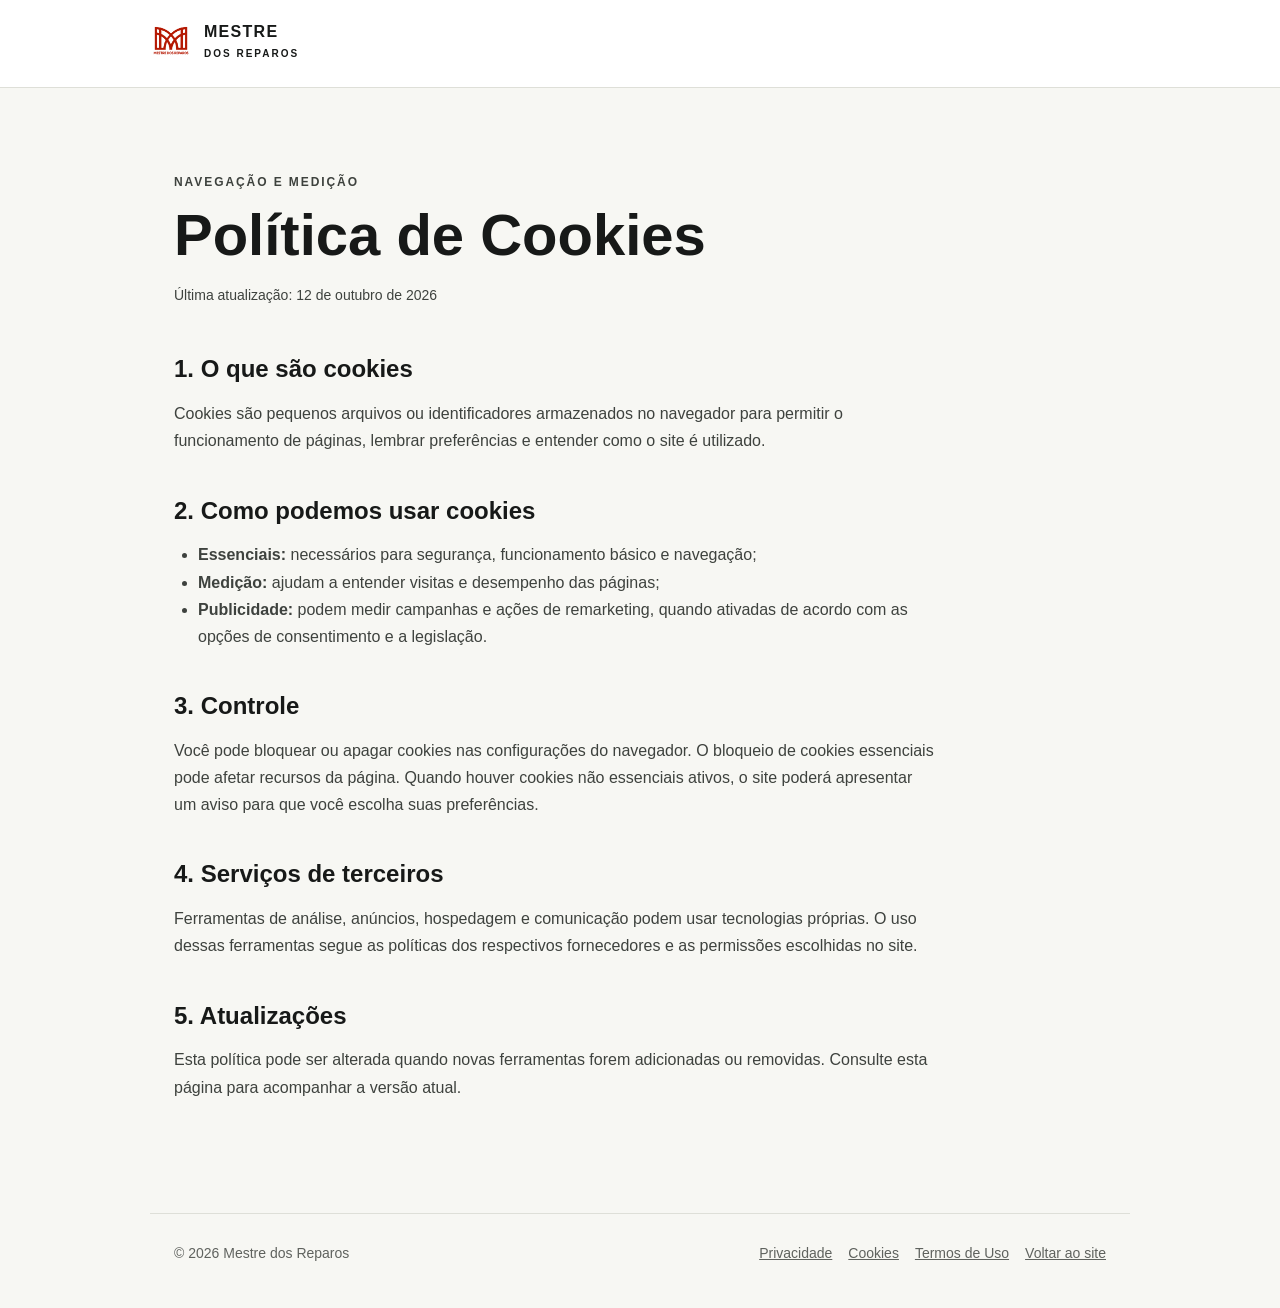
<file: cookies/index.html>
<!doctype html><html lang="pt-BR"><head><meta charset="utf-8"><meta name="viewport" content="width=device-width, initial-scale=1"><title>Política de Cookies | Mestre dos Reparos</title><meta name="description" content="Entenda como tecnologias de navegação podem ser usadas no site da Mestre dos Reparos."><link rel="canonical" href="https://mestredosreparosrj.com.br/cookies/"><link rel="icon" href="/reformas/assets/logo-transparent.png"><link rel="stylesheet" href="/reformas/legal.css"></head><body><header class="legal-header"><div class="legal-header-inner"><a class="legal-brand" href="/reformas/"><img src="/reformas/assets/logo-transparent.png" alt=""><span>MESTRE<small>DOS REPAROS</small></span></a></div></header><main class="legal-main"><p class="eyebrow">NAVEGAÇÃO E MEDIÇÃO</p><h1>Política de Cookies</h1><p class="updated">Última atualização: 12 de outubro de 2026</p><h2>1. O que são cookies</h2><p>Cookies são pequenos arquivos ou identificadores armazenados no navegador para permitir o funcionamento de páginas, lembrar preferências e entender como o site é utilizado.</p><h2>2. Como podemos usar cookies</h2><ul><li><strong>Essenciais:</strong> necessários para segurança, funcionamento básico e navegação;</li><li><strong>Medição:</strong> ajudam a entender visitas e desempenho das páginas;</li><li><strong>Publicidade:</strong> podem medir campanhas e ações de remarketing, quando ativadas de acordo com as opções de consentimento e a legislação.</li></ul><h2>3. Controle</h2><p>Você pode bloquear ou apagar cookies nas configurações do navegador. O bloqueio de cookies essenciais pode afetar recursos da página. Quando houver cookies não essenciais ativos, o site poderá apresentar um aviso para que você escolha suas preferências.</p><h2>4. Serviços de terceiros</h2><p>Ferramentas de análise, anúncios, hospedagem e comunicação podem usar tecnologias próprias. O uso dessas ferramentas segue as políticas dos respectivos fornecedores e as permissões escolhidas no site.</p><h2>5. Atualizações</h2><p>Esta política pode ser alterada quando novas ferramentas forem adicionadas ou removidas. Consulte esta página para acompanhar a versão atual.</p></main><footer class="legal-footer"><span>© 2026 Mestre dos Reparos</span><nav><a href="/privacidade/">Privacidade</a><a href="/cookies/">Cookies</a><a href="/termos/">Termos de Uso</a><a href="/reformas/">Voltar ao site</a></nav></footer></body></html>
</file>
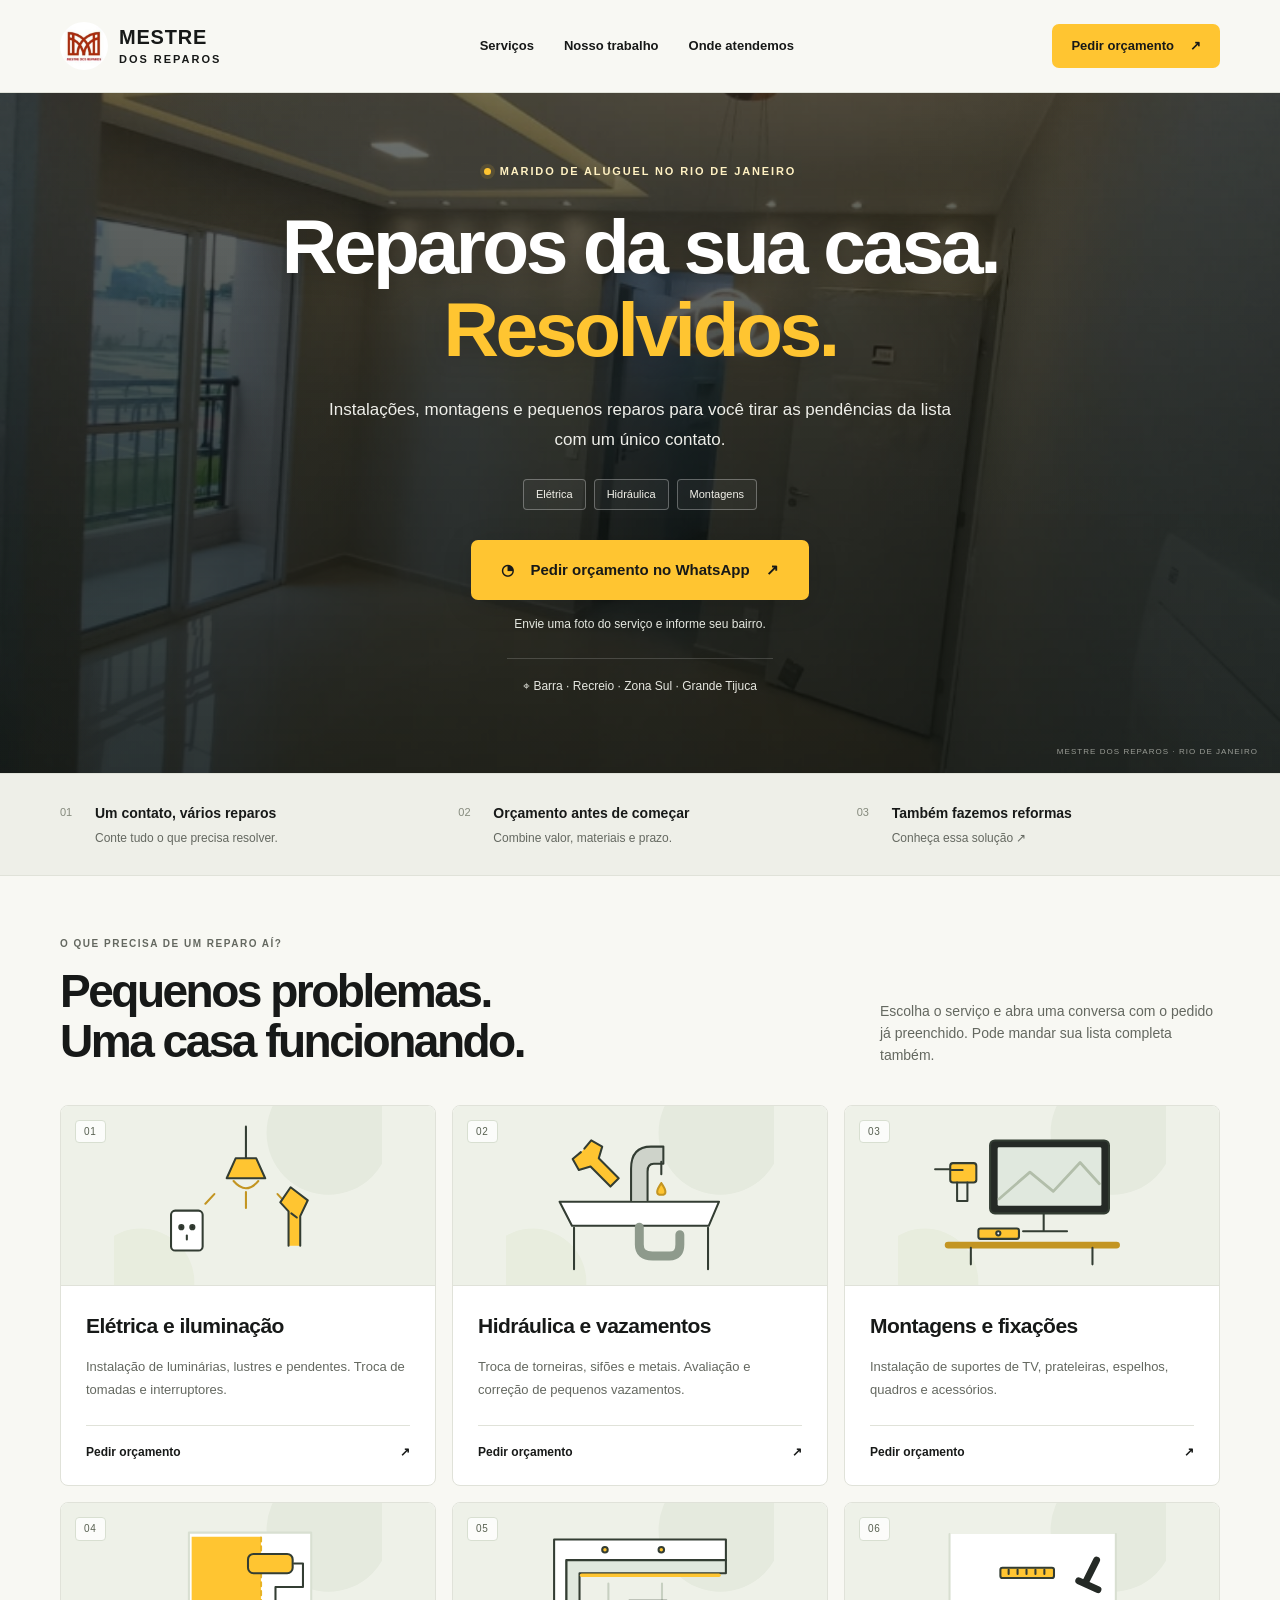
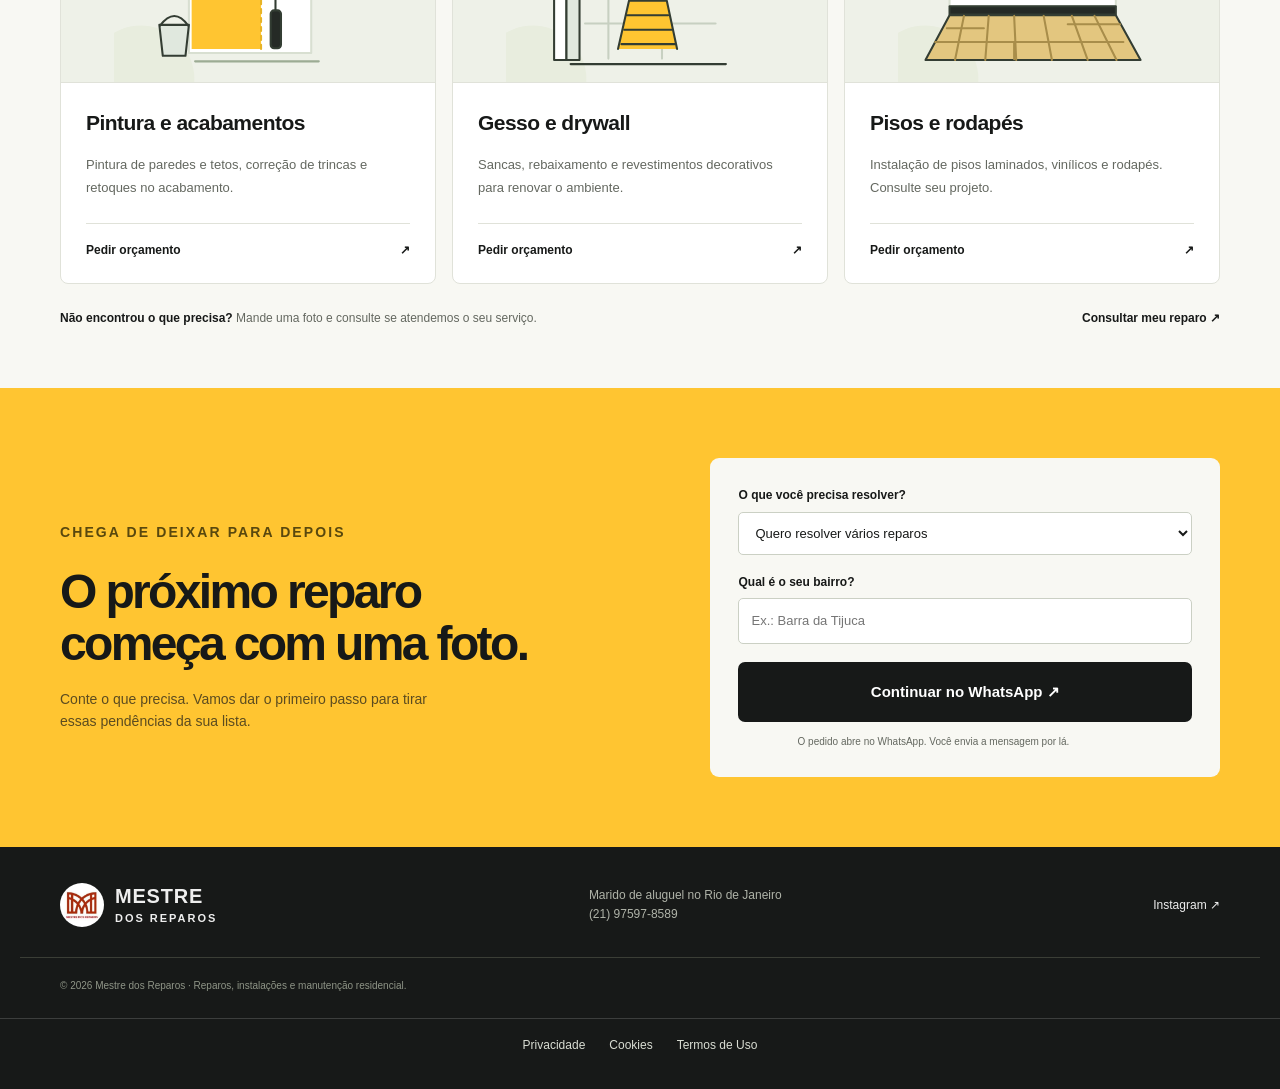
<file: LP2/index.html>
<!doctype html>
<html lang="pt-BR">
<head>
<meta charset="utf-8"><base href="/LP2/"><meta name="viewport" content="width=device-width,initial-scale=1">


<meta name="theme-color" content="#171918">
<link rel="icon" href="assets/logo.png"><link rel="stylesheet" href="style.css"><link rel="stylesheet" href="motion.css"><link rel="stylesheet" href="hero.css"><link rel="stylesheet" href="concise.css">

<title>Marido de Aluguel no Rio de Janeiro | Mestre dos Reparos</title>
<meta name="description" content="Marido de aluguel no Rio de Janeiro para instalações, montagens, fixações e pequenos reparos. Envie uma foto e peça orçamento pelo WhatsApp.">
<meta name="keywords" content="marido de aluguel rio de janeiro, reparos residenciais, montagem, instalação, manutenção residencial">
<link rel="canonical" href="https://mestredosreparosrj.com.br/LP2/">
<meta property="og:locale" content="pt_BR">
<meta property="og:type" content="website">
<meta property="og:title" content="Marido de Aluguel no Rio de Janeiro | Mestre dos Reparos">
<meta property="og:description" content="Marido de aluguel no Rio de Janeiro para instalações, montagens, fixações e pequenos reparos. Envie uma foto e peça orçamento pelo WhatsApp.">
<meta property="og:url" content="https://mestredosreparosrj.com.br/LP2/">
<meta property="og:site_name" content="Mestre dos Reparos">
<meta property="og:image" content="https://mestredosreparosrj.com.br/reformas/assets/obra-cliente-03.png">
<meta name="twitter:card" content="summary_large_image">
<meta name="twitter:title" content="Marido de Aluguel no Rio de Janeiro | Mestre dos Reparos">
<meta name="twitter:description" content="Marido de aluguel no Rio de Janeiro para instalações, montagens, fixações e pequenos reparos. Envie uma foto e peça orçamento pelo WhatsApp.">
<meta name="twitter:image" content="https://mestredosreparosrj.com.br/reformas/assets/obra-cliente-03.png">

<script type="application/ld+json">{"@context":"https://schema.org","@type":"HomeAndConstructionBusiness","@id":"https://mestredosreparosrj.com.br/#business","name":"Mestre dos Reparos","url":"https://mestredosreparosrj.com.br","telephone":"+55 21 97597-8589","priceRange":"$$","image":"https://mestredosreparosrj.com.br/reformas/assets/obra-cliente-03.png","logo":"https://mestredosreparosrj.com.br/reformas/assets/logo-transparent.png","description":"Marido de aluguel no Rio de Janeiro para instalações, montagens, fixações e pequenos reparos. Envie uma foto e peça orçamento pelo WhatsApp.","areaServed":["Rio de Janeiro","Barra da Tijuca","Recreio dos Bandeirantes","Zona Sul","Grande Tijuca"],"sameAs":["https://www.instagram.com/mestredosreparos_rj"],"hasOfferCatalog":{"@type":"OfferCatalog","name":"Serviços de obras, reformas e reparos","itemListElement":[{"@type":"Offer","itemOffered":{"@type":"Service","name":"Pintura residencial"}},{"@type":"Offer","itemOffered":{"@type":"Service","name":"Drywall e rebaixamento de teto"}},{"@type":"Offer","itemOffered":{"@type":"Service","name":"Instalação elétrica residencial"}},{"@type":"Offer","itemOffered":{"@type":"Service","name":"Pisos, rodapés e acabamentos"}}]}}</script>
</head>
<body class="lp2-shortcut">
<a class="skip" href="#principal">Ir para o conteúdo</a>
<header><div class="wrap header"><a href="#" class="brand" aria-label="Mestre dos Reparos, início"><img src="assets/logo.png" width="48" height="48" alt=""><span>MESTRE<span class="brand-sub">DOS REPAROS</span></span></a><nav aria-label="Menu principal"><a href="#servicos">Serviços</a><a href="#trabalhos">Nosso trabalho</a><a href="#regioes">Onde atendemos</a></nav><a class="btn small" data-contact="header" href="https://wa.me/5521975978589">Pedir orçamento <span aria-hidden="true">↗</span></a></div></header>
<main id="principal">
<section class="hero hero-centered" aria-label="Marido de aluguel no Rio de Janeiro"><img class="hero-background" src="assets/obra-3.png" alt="" width="768" height="1024" fetchpriority="high" aria-hidden="true"><div class="hero-shade" aria-hidden="true"></div><div class="wrap hero-inner"><div class="hero-copy"><p class="eyebrow"><span class="dot"></span> MARIDO DE ALUGUEL NO RIO DE JANEIRO</p><h1>Reparos da sua casa.<br><em>Resolvidos.</em></h1><p class="lead">Instalações, montagens e pequenos reparos para você tirar as pendências da lista com um único contato.</p><div class="hero-tags"><span>Elétrica</span><span>Hidráulica</span><span>Montagens</span></div><a class="btn" data-contact="hero" href="https://wa.me/5521975978589"><span class="chat" aria-hidden="true">◔</span> Pedir orçamento no WhatsApp <span aria-hidden="true">↗</span></a><p class="micro">Envie uma foto do serviço e informe seu bairro.</p><div class="location">⌖ Barra · Recreio · Zona Sul · Grande Tijuca</div></div></div><span class="hero-credit">MESTRE DOS REPAROS · RIO DE JANEIRO</span></section>
<div class="benefits"><div class="wrap benefits-grid"><div><span>01</span><strong>Um contato, vários reparos</strong><p>Conte tudo o que precisa resolver.</p></div><div><span>02</span><strong>Orçamento antes de começar</strong><p>Combine valor, materiais e prazo.</p></div><div><span>03</span><strong>Também fazemos reformas</strong><p><a href="../reformas/">Conheça essa solução ↗</a></p></div></div></div>
<section id="servicos" class="section wrap"><div class="section-heading"><div><p class="eyebrow">O QUE PRECISA DE UM REPARO AÍ?</p><h2>Pequenos problemas.<br>Uma casa funcionando.</h2></div><p>Escolha o serviço e abra uma conversa com o pedido já preenchido. Pode mandar sua lista completa também.</p></div><div class="services">
<a class="service" data-service="Instalações elétricas e iluminação" href="https://wa.me/5521975978589"><div class="service-media"><img src="assets/eletrica.svg" alt="Ilustração: instalação de luminária e tomada" width="390" height="260" loading="lazy" decoding="async"><span class="service-number" aria-hidden="true">01</span></div><h3>Elétrica e iluminação</h3><p>Instalação de luminárias, lustres e pendentes. Troca de tomadas e interruptores.</p><span class="service-cta">Pedir orçamento <b>↗</b></span></a>
<a class="service" data-service="Reparos hidráulicos" href="https://wa.me/5521975978589"><div class="service-media"><img src="assets/hidraulica.svg" alt="Ilustração: torneira e reparo no sifão da pia" width="390" height="260" loading="lazy" decoding="async"><span class="service-number" aria-hidden="true">02</span></div><h3>Hidráulica e vazamentos</h3><p>Troca de torneiras, sifões e metais. Avaliação e correção de pequenos vazamentos.</p><span class="service-cta">Pedir orçamento <b>↗</b></span></a>
<a class="service" data-service="Montagens e fixações" href="https://wa.me/5521975978589"><div class="service-media"><img src="assets/montagens.svg" alt="Ilustração: suporte de televisão e prateleira na parede" width="390" height="260" loading="lazy" decoding="async"><span class="service-number" aria-hidden="true">03</span></div><h3>Montagens e fixações</h3><p>Instalação de suportes de TV, prateleiras, espelhos, quadros e acessórios.</p><span class="service-cta">Pedir orçamento <b>↗</b></span></a>
<a class="service" data-service="Pintura e acabamentos" href="https://wa.me/5521975978589"><div class="service-media"><img src="assets/pintura.svg" alt="Ilustração: rolo de pintura e parede com acabamento" width="390" height="260" loading="lazy" decoding="async"><span class="service-number" aria-hidden="true">04</span></div><h3>Pintura e acabamentos</h3><p>Pintura de paredes e tetos, correção de trincas e retoques no acabamento.</p><span class="service-cta">Pedir orçamento <b>↗</b></span></a>
<a class="service" data-service="Gesso e drywall" href="https://wa.me/5521975978589"><div class="service-media"><img src="assets/gesso.svg" alt="Ilustração: sanca de gesso e placas de drywall" width="390" height="260" loading="lazy" decoding="async"><span class="service-number" aria-hidden="true">05</span></div><h3>Gesso e drywall</h3><p>Sancas, rebaixamento e revestimentos decorativos para renovar o ambiente.</p><span class="service-cta">Pedir orçamento <b>↗</b></span></a>
<a class="service" data-service="Pisos e rodapés" href="https://wa.me/5521975978589"><div class="service-media"><img src="assets/pisos.svg" alt="Ilustração: réguas de piso e rodapé" width="390" height="260" loading="lazy" decoding="async"><span class="service-number" aria-hidden="true">06</span></div><h3>Pisos e rodapés</h3><p>Instalação de pisos laminados, vinílicos e rodapés. Consulte seu projeto.</p><span class="service-cta">Pedir orçamento <b>↗</b></span></a>
</div><div class="service-help"><span><strong>Não encontrou o que precisa?</strong> Mande uma foto e consulte se atendemos o seu serviço.</span><a data-contact="outro-servico" href="https://wa.me/5521975978589">Consultar meu reparo ↗</a></div></section>
<section class="how"><div class="wrap"><div class="section-heading"><div><p class="eyebrow">DA SUA LISTA PARA A NOSSA AGENDA</p><h2>Contratar pode ser simples.</h2></div><a class="btn" data-contact="como-funciona" href="https://wa.me/5521975978589">Vamos resolver? ↗</a></div><div class="steps"><article><span>01 /</span><h3>Mostre o que precisa.</h3><p>Envie fotos ou um vídeo pelo WhatsApp. Conte o problema e seu bairro.</p></article><article><span>02 /</span><h3>Combine os detalhes.</h3><p>Receba a avaliação e alinhe escopo, materiais, valor e data do atendimento.</p></article><article><span>03 /</span><h3>Tire da sua lista.</h3><p>Com o serviço aprovado, é hora de executar os reparos combinados no seu imóvel.</p></article></div></div></section>
<section id="trabalhos" class="section wrap"><div class="section-heading"><div><p class="eyebrow">DO PORTFÓLIO DA MESTRE DOS REPAROS</p><h2>Cuidado que dá para ver.</h2></div><p>Iluminação, gesso e acabamentos em ambientes apresentados no nosso portfólio. Converse com a equipe sobre seu projeto.</p></div><div class="portfolio"><figure><img src="assets/obra-2.png" alt="Ambiente com iluminação em perfil de LED e parede com revestimento decorativo" loading="lazy" width="700" height="500"><figcaption><span>01</span> Iluminação e revestimentos</figcaption></figure><figure><img src="assets/obra-3.png" alt="Ambiente com sanca de gesso, piso e lustre de anéis" loading="lazy" width="700" height="500"><figcaption><span>02</span> Gesso e acabamentos</figcaption></figure></div><a class="text-link" href="https://www.instagram.com/mestredosreparos_rj" target="_blank" rel="noopener noreferrer">Conheça também nosso Instagram ↗</a></section>
<section id="regioes" class="areas"><div class="wrap area-grid"><div><p class="eyebrow">PERTINHO DO SEU REPARO</p><h2>Marido de aluguel<br>no Rio de Janeiro.</h2><p>Atendemos casas e apartamentos com agendamento. Informe seu bairro para confirmar a cobertura e consultar a agenda.</p><a class="text-link" data-contact="regiao" href="https://wa.me/5521975978589">Consultar atendimento no meu bairro ↗</a></div><div class="area-list"><div><strong>Barra da Tijuca</strong><span>Casas, apartamentos e condomínios</span></div><div><strong>Recreio dos Bandeirantes</strong><span>Atendimento com agendamento</span></div><div><strong>Zona Sul</strong><span>Copacabana, Ipanema, Leblon, Flamengo, Gávea e região</span></div><div><strong>Grande Tijuca</strong><span>Tijuca, Maracanã e Vila Isabel</span></div></div></div></section>
<section class="section wrap faq"><div><p class="eyebrow">ANTES DE CHAMAR</p><h2>Dúvidas rápidas.<br>Respostas diretas.</h2><p>Precisa de mais alguma informação?<br><a class="text-link" data-contact="duvida" href="https://wa.me/5521975978589">Fale com a equipe ↗</a></p></div><div><details><summary>O que faz um marido de aluguel?</summary><p>É o profissional que resolve instalações e reparos do dia a dia do imóvel. Aqui você pode solicitar serviços elétricos, hidráulicos, fixações, pintura e acabamentos. O escopo é confirmado na avaliação.</p></details><details><summary>Quanto custa o serviço?</summary><p>O valor depende do tipo de reparo, da quantidade de itens, dos materiais e do local. Envie fotos e seu bairro pelo WhatsApp para solicitar uma avaliação. Combine os valores antes de aprovar a execução.</p></details><details><summary>Posso pedir vários reparos na mesma visita?</summary><p>Pode enviar sua lista completa. A equipe avalia quais serviços podem ser realizados juntos e combina o tempo e os materiais necessários.</p></details><details><summary>Preciso comprar os materiais?</summary><p>Depende do serviço. Antes de comprar, envie fotos do que precisa resolver para alinhar com a equipe os materiais e as especificações.</p></details><details><summary>É possível atender hoje?</summary><p>O atendimento depende da disponibilidade da agenda e da região. Consulte pelo WhatsApp para verificar as próximas datas.</p></details></div></section>
<section id="orcamento" class="final-cta"><div class="wrap final-grid"><div><p class="eyebrow">CHEGA DE DEIXAR PARA DEPOIS</p><h2>O próximo reparo<br>começa com uma foto.</h2><p>Conte o que precisa. Vamos dar o primeiro passo para tirar essas pendências da sua lista.</p></div><form id="quote"><label for="service">O que você precisa resolver?</label><select id="service" name="service"><option>Quero resolver vários reparos</option><option>Instalações elétricas e iluminação</option><option>Reparos hidráulicos</option><option>Montagens e fixações</option><option>Pintura e acabamentos</option><option>Gesso e drywall</option><option>Pisos e rodapés</option><option>Outro serviço</option></select><label for="bairro">Qual é o seu bairro?</label><input id="bairro" name="bairro" autocomplete="address-level3" maxlength="100" placeholder="Ex.: Barra da Tijuca" required><button class="btn" type="submit">Continuar no WhatsApp ↗</button><p class="micro">O pedido abre no WhatsApp. Você envia a mensagem por lá.</p></form></div></section>
</main><footer><div class="wrap footer"><div class="brand"><img src="assets/logo.png" width="44" height="44" alt=""><span>MESTRE<span class="brand-sub">DOS REPAROS</span></span></div><div>Marido de aluguel no Rio de Janeiro<br><a href="tel:+5521975978589">(21) 97597-8589</a></div><a href="https://www.instagram.com/mestredosreparos_rj" target="_blank" rel="noopener noreferrer">Instagram ↗</a></div><div class="wrap copyright">© 2026 Mestre dos Reparos · Reparos, instalações e manutenção residencial.</div><span class="footer-legal-links"><a href="/privacidade/">Privacidade</a><a href="/cookies/">Cookies</a><a href="/termos/">Termos de Uso</a></span></footer><div class="mobile-cta"><a class="btn" data-contact="mobile-fixo" href="https://wa.me/5521975978589">Pedir orçamento no WhatsApp ↗</a></div>
<script src="app.js"></script></body></html>
</file>
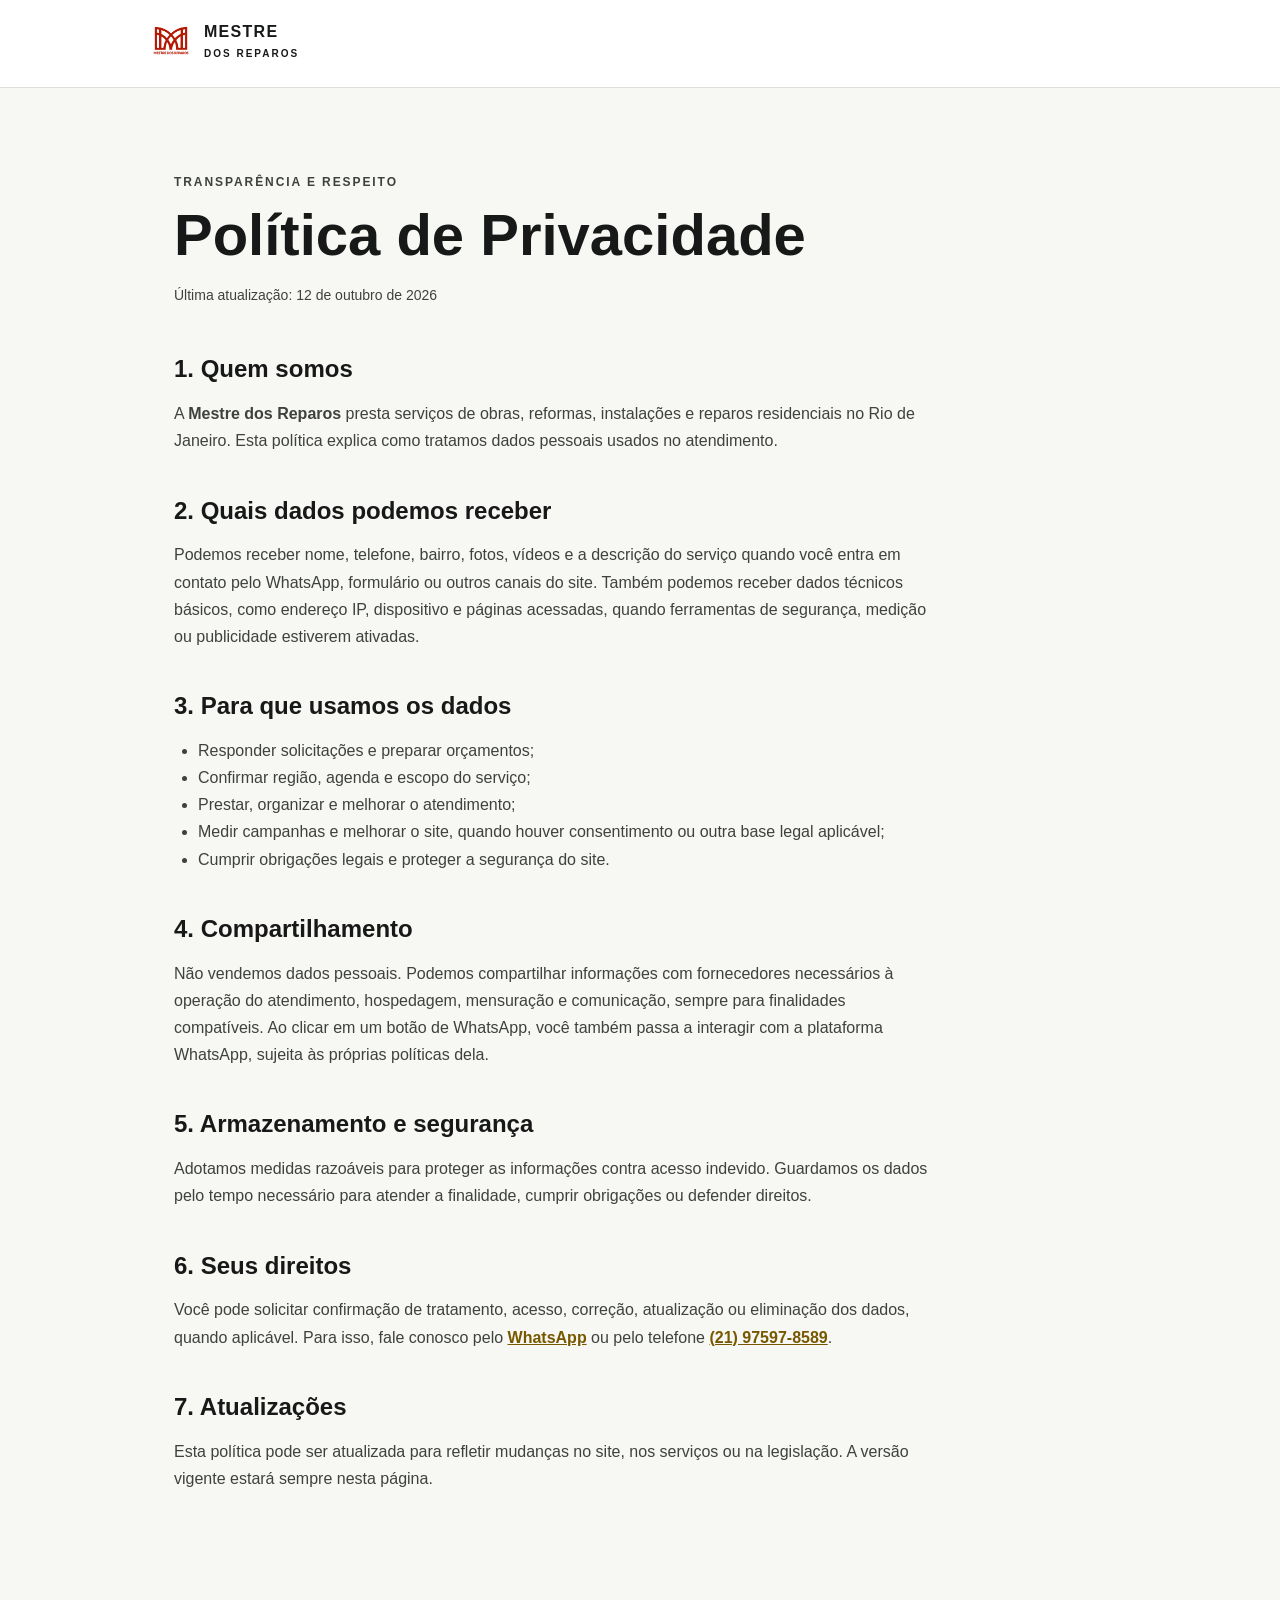
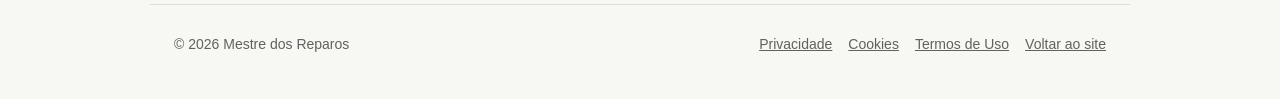
<file: privacidade/index.html>
<!doctype html><html lang="pt-BR"><head><meta charset="utf-8"><meta name="viewport" content="width=device-width, initial-scale=1"><title>Política de Privacidade | Mestre dos Reparos</title><meta name="description" content="Como a Mestre dos Reparos trata as informações que você compartilha ao solicitar um orçamento ou navegar pelo site."><link rel="canonical" href="https://mestredosreparosrj.com.br/privacidade/"><link rel="icon" href="/reformas/assets/logo-transparent.png"><link rel="stylesheet" href="/reformas/legal.css"></head><body><header class="legal-header"><div class="legal-header-inner"><a class="legal-brand" href="/reformas/"><img src="/reformas/assets/logo-transparent.png" alt=""><span>MESTRE<small>DOS REPAROS</small></span></a></div></header><main class="legal-main"><p class="eyebrow">TRANSPARÊNCIA E RESPEITO</p><h1>Política de Privacidade</h1><p class="updated">Última atualização: 12 de outubro de 2026</p><h2>1. Quem somos</h2><p>A <strong>Mestre dos Reparos</strong> presta serviços de obras, reformas, instalações e reparos residenciais no Rio de Janeiro. Esta política explica como tratamos dados pessoais usados no atendimento.</p><h2>2. Quais dados podemos receber</h2><p>Podemos receber nome, telefone, bairro, fotos, vídeos e a descrição do serviço quando você entra em contato pelo WhatsApp, formulário ou outros canais do site. Também podemos receber dados técnicos básicos, como endereço IP, dispositivo e páginas acessadas, quando ferramentas de segurança, medição ou publicidade estiverem ativadas.</p><h2>3. Para que usamos os dados</h2><ul><li>Responder solicitações e preparar orçamentos;</li><li>Confirmar região, agenda e escopo do serviço;</li><li>Prestar, organizar e melhorar o atendimento;</li><li>Medir campanhas e melhorar o site, quando houver consentimento ou outra base legal aplicável;</li><li>Cumprir obrigações legais e proteger a segurança do site.</li></ul><h2>4. Compartilhamento</h2><p>Não vendemos dados pessoais. Podemos compartilhar informações com fornecedores necessários à operação do atendimento, hospedagem, mensuração e comunicação, sempre para finalidades compatíveis. Ao clicar em um botão de WhatsApp, você também passa a interagir com a plataforma WhatsApp, sujeita às próprias políticas dela.</p><h2>5. Armazenamento e segurança</h2><p>Adotamos medidas razoáveis para proteger as informações contra acesso indevido. Guardamos os dados pelo tempo necessário para atender a finalidade, cumprir obrigações ou defender direitos.</p><h2>6. Seus direitos</h2><p>Você pode solicitar confirmação de tratamento, acesso, correção, atualização ou eliminação dos dados, quando aplicável. Para isso, fale conosco pelo <a href="https://wa.me/5521975978589">WhatsApp</a> ou pelo telefone <a href="tel:+5521975978589">(21) 97597-8589</a>.</p><h2>7. Atualizações</h2><p>Esta política pode ser atualizada para refletir mudanças no site, nos serviços ou na legislação. A versão vigente estará sempre nesta página.</p></main><footer class="legal-footer"><span>© 2026 Mestre dos Reparos</span><nav><a href="/privacidade/">Privacidade</a><a href="/cookies/">Cookies</a><a href="/termos/">Termos de Uso</a><a href="/reformas/">Voltar ao site</a></nav></footer></body></html>
</file>
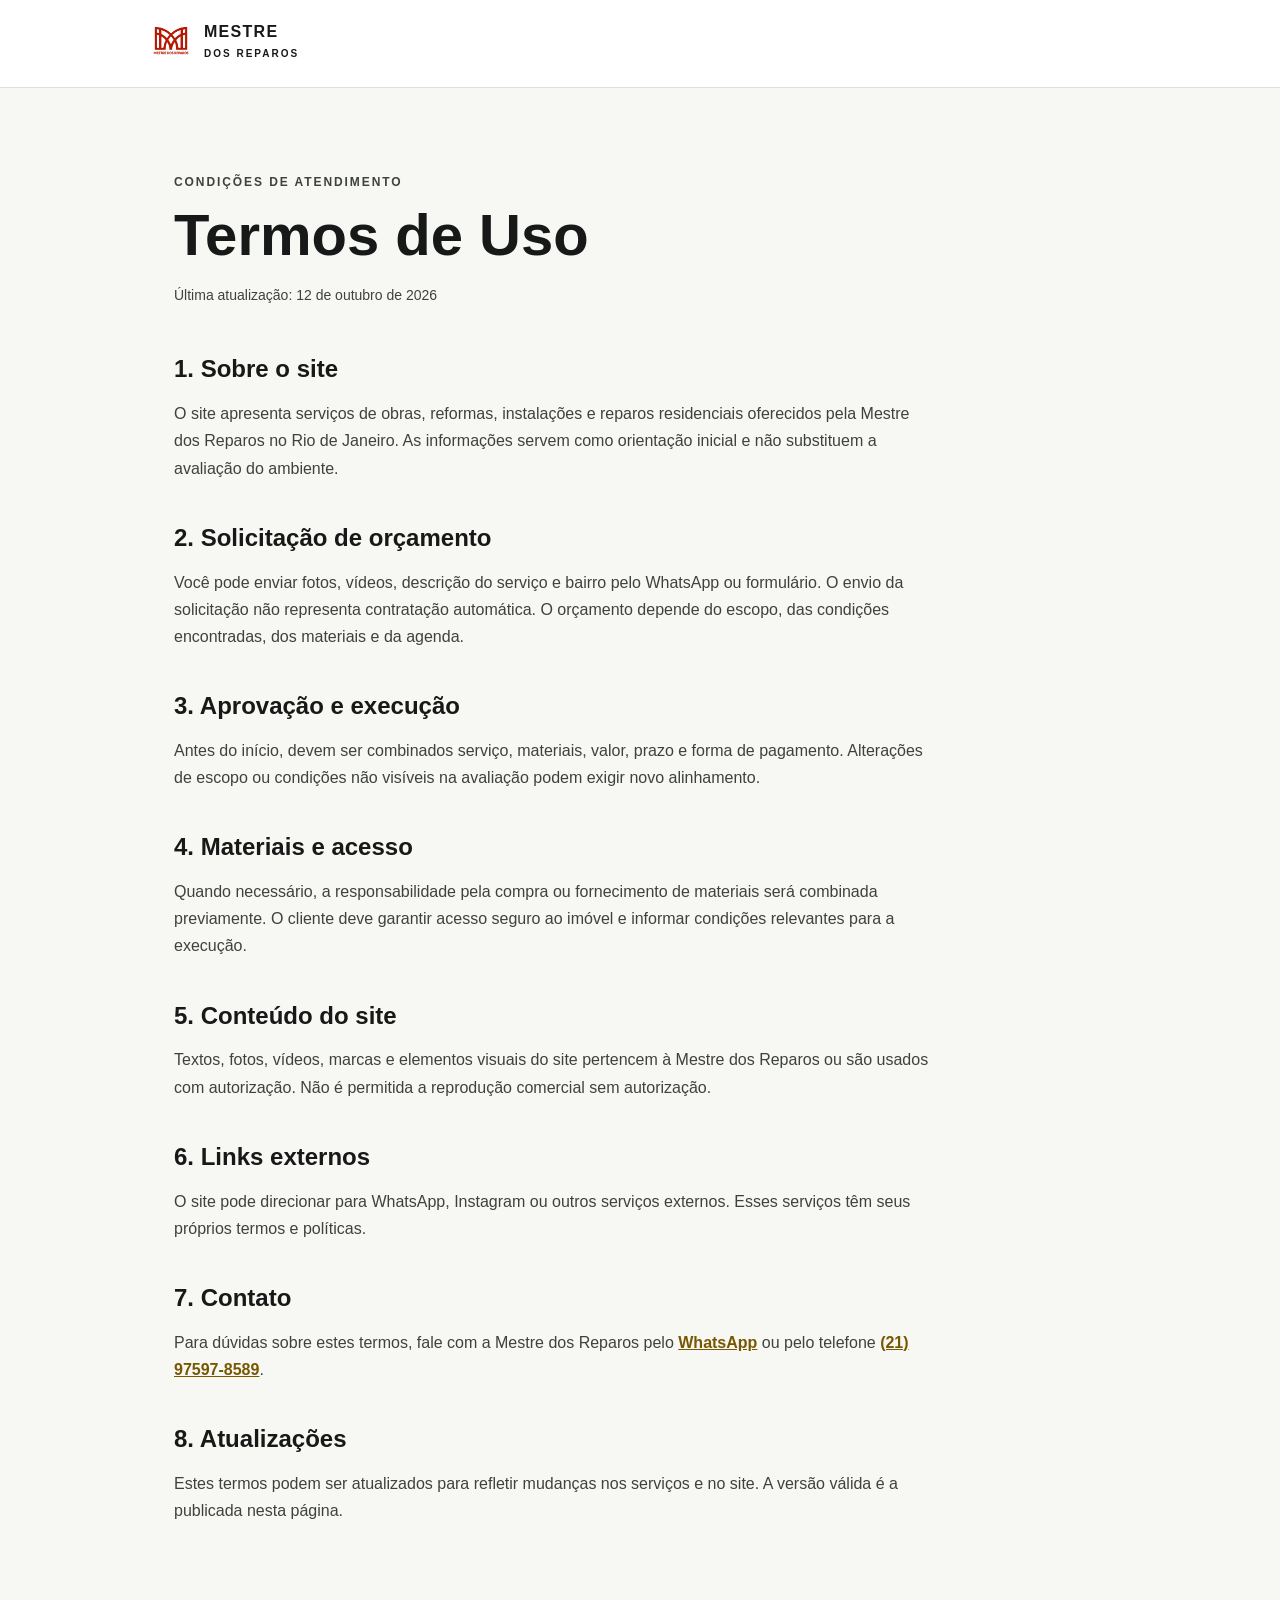
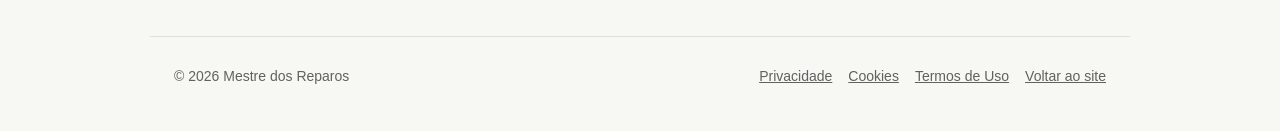
<file: termos/index.html>
<!doctype html><html lang="pt-BR"><head><meta charset="utf-8"><meta name="viewport" content="width=device-width, initial-scale=1"><title>Termos de Uso | Mestre dos Reparos</title><meta name="description" content="Regras simples para solicitar avaliação, orçamento e serviços da Mestre dos Reparos."><link rel="canonical" href="https://mestredosreparosrj.com.br/termos/"><link rel="icon" href="/reformas/assets/logo-transparent.png"><link rel="stylesheet" href="/reformas/legal.css"></head><body><header class="legal-header"><div class="legal-header-inner"><a class="legal-brand" href="/reformas/"><img src="/reformas/assets/logo-transparent.png" alt=""><span>MESTRE<small>DOS REPAROS</small></span></a></div></header><main class="legal-main"><p class="eyebrow">CONDIÇÕES DE ATENDIMENTO</p><h1>Termos de Uso</h1><p class="updated">Última atualização: 12 de outubro de 2026</p><h2>1. Sobre o site</h2><p>O site apresenta serviços de obras, reformas, instalações e reparos residenciais oferecidos pela Mestre dos Reparos no Rio de Janeiro. As informações servem como orientação inicial e não substituem a avaliação do ambiente.</p><h2>2. Solicitação de orçamento</h2><p>Você pode enviar fotos, vídeos, descrição do serviço e bairro pelo WhatsApp ou formulário. O envio da solicitação não representa contratação automática. O orçamento depende do escopo, das condições encontradas, dos materiais e da agenda.</p><h2>3. Aprovação e execução</h2><p>Antes do início, devem ser combinados serviço, materiais, valor, prazo e forma de pagamento. Alterações de escopo ou condições não visíveis na avaliação podem exigir novo alinhamento.</p><h2>4. Materiais e acesso</h2><p>Quando necessário, a responsabilidade pela compra ou fornecimento de materiais será combinada previamente. O cliente deve garantir acesso seguro ao imóvel e informar condições relevantes para a execução.</p><h2>5. Conteúdo do site</h2><p>Textos, fotos, vídeos, marcas e elementos visuais do site pertencem à Mestre dos Reparos ou são usados com autorização. Não é permitida a reprodução comercial sem autorização.</p><h2>6. Links externos</h2><p>O site pode direcionar para WhatsApp, Instagram ou outros serviços externos. Esses serviços têm seus próprios termos e políticas.</p><h2>7. Contato</h2><p>Para dúvidas sobre estes termos, fale com a Mestre dos Reparos pelo <a href="https://wa.me/5521975978589">WhatsApp</a> ou pelo telefone <a href="tel:+5521975978589">(21) 97597-8589</a>.</p><h2>8. Atualizações</h2><p>Estes termos podem ser atualizados para refletir mudanças nos serviços e no site. A versão válida é a publicada nesta página.</p></main><footer class="legal-footer"><span>© 2026 Mestre dos Reparos</span><nav><a href="/privacidade/">Privacidade</a><a href="/cookies/">Cookies</a><a href="/termos/">Termos de Uso</a><a href="/reformas/">Voltar ao site</a></nav></footer></body></html>
</file>
<file: reformas/legal.css>
:root{--ink:#171918;--muted:#5f625e;--paper:#f7f7f3;--line:#dedfd8;--yellow:#ffc532}*{box-sizing:border-box}body{margin:0;background:var(--paper);color:var(--ink);font-family:Inter,Arial,sans-serif;line-height:1.7}.legal-header{background:#fff;border-bottom:1px solid var(--line);padding:18px 24px}.legal-header-inner,.legal-main,.legal-footer{max-width:980px;margin:auto}.legal-brand{display:inline-flex;align-items:center;gap:12px;color:inherit;text-decoration:none;font-weight:800;letter-spacing:.08em}.legal-brand img{width:42px;height:42px;object-fit:contain}.legal-brand small{display:block;font-size:10px;letter-spacing:.2em}.legal-main{padding:72px 24px 96px}.eyebrow{font-size:12px;font-weight:800;letter-spacing:.16em;color:#936d00}.legal-main h1{font-size:clamp(34px,5vw,58px);line-height:1.05;max-width:760px;margin:12px 0 18px}.updated{color:var(--muted);font-size:14px;margin-bottom:48px}.legal-main h2{font-size:24px;line-height:1.2;margin:42px 0 10px}.legal-main p,.legal-main li{max-width:760px;color:#3e423e}.legal-main ul{padding-left:24px}.legal-main a{color:#775800;font-weight:700}.legal-footer{border-top:1px solid var(--line);padding:28px 24px 42px;display:flex;gap:24px;flex-wrap:wrap;justify-content:space-between;color:var(--muted);font-size:14px}.legal-footer nav{display:flex;gap:16px;flex-wrap:wrap}.legal-footer a{color:inherit}@media(max-width:600px){.legal-main{padding-top:48px}.legal-footer{display:block}.legal-footer nav{margin-top:14px}}
 .footer-legal-links{display:flex;gap:16px;flex-wrap:wrap;margin-top:14px;font-size:13px}.footer-legal-links a{color:inherit}
</file>
<file: LP2/style.css>
:root{--ink:#171918;--muted:#646860;--yellow:#ffc531;--paper:#f8f8f3;--line:#e0e2d9}*{box-sizing:border-box}html{scroll-behavior:smooth;scroll-padding-top:95px}body{margin:0;color:var(--ink);background:var(--paper);font-family:Arial,Helvetica,sans-serif;line-height:1.55}a{color:inherit;text-decoration:none}button,input,select{font:inherit}a:focus-visible,button:focus-visible,summary:focus-visible{outline:3px solid #a86b00;outline-offset:5px}img{max-width:100%;display:block}h1,h2,h3,p{margin:0}h1,h2{letter-spacing:-.055em;line-height:1.08}h2{font-size:clamp(32px,3.6vw,48px);font-weight:750}h3{font-size:21px;letter-spacing:-.025em}p{color:var(--muted)}.wrap{max-width:1240px;margin:auto;padding:0 40px}.skip{position:absolute;left:10px;top:-100px;background:var(--yellow);padding:12px;z-index:100}.skip:focus{top:10px}header{position:sticky;top:0;background:#f8f8f3f5;border-bottom:1px solid var(--line);z-index:20}.header{display:flex;align-items:center;justify-content:space-between;gap:20px;height:92px}.brand{display:flex;gap:11px;align-items:center;font-weight:900;font-size:20px;line-height:1.1;letter-spacing:.04em}.brand img{object-fit:contain;border-radius:50%}.brand-sub{display:block;font-size:11px;letter-spacing:.18em;margin-top:5px}nav{display:flex;gap:30px;font-size:13px;font-weight:600}nav a:hover,.text-link:hover{color:#946200}.btn{display:inline-flex;align-items:center;justify-content:center;gap:16px;background:var(--yellow);color:var(--ink);border:0;border-radius:7px;padding:18px 24px;font-size:15px;font-weight:750;min-height:56px;cursor:pointer;transition:background .2s,transform .2s}.btn:hover{background:#ffd35d;transform:translateY(-2px)}.btn.small{padding:12px 19px;min-height:44px;font-size:13px}.hero{padding:48px 0 55px}.hero-grid{display:grid;grid-template-columns:1.1fr 1fr;gap:50px;align-items:center}.eyebrow{font-size:10px;font-weight:800;letter-spacing:.15em;color:var(--muted);margin-bottom:22px}.hero .eyebrow{display:flex;align-items:center;gap:9px}.dot{width:7px;height:7px;background:#8b690a;border-radius:50%}h1{font-size:clamp(48px,5.3vw,74px);font-weight:800;margin-bottom:24px}h1 em{font-style:normal;display:inline-block;background:var(--yellow);padding:0 8px 5px;margin-top:5px}.lead{font-size:17px;max-width:480px;line-height:1.7}.hero-tags{display:flex;flex-wrap:wrap;gap:8px;margin:24px 0 30px}.hero-tags span{border:1px solid #d1d5cb;border-radius:4px;padding:5px 10px;font-size:11px}.micro{font-size:11px;margin-top:12px}.location{font-size:11px;border-top:1px solid var(--line);padding-top:22px;margin-top:27px;color:var(--muted)}.hero-photo{position:relative;height:530px;border-radius:12px;overflow:hidden;background:#e2e0d6}.hero-photo>img{width:100%;height:100%;object-fit:cover}.hero-photo:after{content:'';position:absolute;inset:60% 0 0;background:linear-gradient(transparent,#0009);pointer-events:none}.photo-note{position:absolute;z-index:2;bottom:50px;left:24px;right:24px;background:var(--paper);border-radius:6px;padding:18px;display:flex;gap:14px;align-items:center}.photo-note strong{font-size:13px;display:block}.photo-note span:not(.note-icon){font-size:10px;color:var(--muted)}.note-icon{background:var(--yellow);border-radius:50%;width:34px;height:34px;display:grid;place-items:center}.photo-label{position:absolute;bottom:16px;left:27px;font-size:8px;letter-spacing:.13em;color:white;z-index:2}.benefits{border-block:1px solid var(--line);background:#eeefe8;padding:27px 0}.benefits-grid{display:grid;grid-template-columns:repeat(3,1fr);gap:35px}.benefits-grid>div{padding-left:35px;position:relative}.benefits-grid span{position:absolute;left:0;top:3px;font-size:11px;color:#858a7d}.benefits-grid strong{font-size:14px}.benefits-grid p{font-size:12px;margin-top:3px}.section{padding-top:90px;padding-bottom:90px}.section-heading{display:flex;justify-content:space-between;align-items:end;gap:50px;margin-bottom:38px}.section-heading>p{max-width:340px;font-size:14px}.section-heading .eyebrow{margin-bottom:16px}.services{display:grid;grid-template-columns:repeat(3,1fr);gap:16px}.service{background:#fff;border:1px solid var(--line);border-radius:8px;padding:27px;display:flex;flex-direction:column;transition:transform .2s,border-color .2s}.service:hover{transform:translateY(-4px);border-color:#c89d20}.service-icon{font-size:28px;width:44px;height:44px;background:#fff3ca;display:grid;place-items:center;border-radius:6px;margin-bottom:24px;line-height:1}.service p{font-size:13px;line-height:1.8;margin:13px 0 23px}.service-cta{font-size:12px;font-weight:bold;margin-top:auto;display:flex;justify-content:space-between;border-top:1px solid var(--line);padding-top:17px}.service-help{display:flex;justify-content:space-between;gap:20px;padding-top:25px;font-size:12px;color:var(--muted)}.service-help strong{color:var(--ink)}.service-help a{color:var(--ink);font-weight:bold;flex-shrink:0}.how{background:var(--ink);color:var(--paper);padding:70px 0}.how .eyebrow,.how p{color:#b3b6ae}.how h2{font-size:40px}.steps{display:grid;grid-template-columns:repeat(3,1fr);gap:40px;margin-top:55px}.steps article{border-top:1px solid #464a40;padding-top:24px}.steps article>span{font-size:13px;color:var(--yellow)}.steps h3{margin:20px 0 13px}.steps p{font-size:13px;max-width:300px}.portfolio{display:grid;grid-template-columns:1fr 1fr;gap:24px}figure{margin:0}figure img{width:100%;height:335px;object-fit:cover;border-radius:8px}figcaption{display:flex;gap:15px;padding:18px 0;font-size:13px;font-weight:bold}figcaption span{font-size:11px;font-weight:normal;color:var(--muted)}.text-link{font-size:12px;font-weight:bold;display:inline-block;padding-block:12px;border-bottom:1px solid currentColor}.areas{background:#eeefe8;padding:75px 0}.area-grid{display:grid;grid-template-columns:1fr 1fr;gap:90px}.area-grid p:not(.eyebrow){font-size:14px;margin:24px 0 10px;max-width:420px}.area-list>div{border-bottom:1px solid #ced2c5;padding:19px 0}.area-list strong{display:block;font-size:17px}.area-list span{font-size:12px;color:var(--muted)}.faq{display:grid;grid-template-columns:1fr 1.2fr;gap:80px}.faq>div>p:not(.eyebrow){font-size:14px;margin-top:22px}details{border-bottom:1px solid var(--line);padding:19px 0}summary{cursor:pointer;list-style:none;font-size:15px;font-weight:bold;position:relative;padding-right:30px}summary:after{content:'+';position:absolute;right:0;font-size:20px;font-weight:normal}details[open] summary:after{content:'−'}details p{font-size:13px;margin-top:15px;line-height:1.8}.final-cta{background:var(--yellow);padding:70px 0}.final-grid{display:grid;grid-template-columns:1.1fr 1fr;gap:90px;align-items:center}.final-cta .eyebrow{color:#59480e}.final-cta h2{font-size:48px}.final-cta p{color:#5c4c20;font-size:14px;margin-top:20px;max-width:390px}form{background:var(--paper);padding:28px;border-radius:9px}label{display:block;font-size:12px;font-weight:bold;margin-bottom:7px}input,select{width:100%;padding:12px;background:white;border:1px solid #cbd0c4;border-radius:5px;font-size:13px;margin-bottom:18px;color:var(--ink);min-width:0}input:focus,select:focus{outline:2px solid #b58312;outline-offset:2px}form .btn{width:100%;background:var(--ink);color:white}form .btn:hover{background:#363b30}.final-cta form .micro{font-size:10px;margin-top:12px;text-align:center;color:var(--muted)}footer{background:var(--ink);color:#eee;padding:36px 0}.footer{display:flex;align-items:center;justify-content:space-between;gap:30px;font-size:12px}.footer>div:not(.brand){color:#afb3a8}.copyright{font-size:10px;color:#8f9587;border-top:1px solid #3b3e36;padding-top:20px;margin-top:30px}.mobile-cta{display:none}@media(min-width:1500px){.hero{padding:65px 0}.hero-photo{height:570px}}@media(max-width:1000px){.wrap{padding-inline:25px}nav{gap:18px}.hero-grid{gap:28px}h1{font-size:54px}.hero-photo{height:490px}.lead{font-size:15px}.area-grid,.final-grid{gap:40px}.faq{gap:40px}.services{gap:12px}.service{padding:22px}.section-heading{gap:30px}.brand{font-size:17px}}@media(max-width:760px){html{scroll-padding-top:80px}.wrap{padding-inline:20px}.header{height:76px}nav{display:none}.brand{font-size:15px;gap:8px}.brand img{width:38px;height:38px}.brand-sub{font-size:9px}.btn.small{font-size:11px;padding:10px 12px;gap:8px}.hero{padding:30px 0}.hero-grid{grid-template-columns:1fr;gap:28px}h1{font-size:52px}.hero .eyebrow{font-size:9px;letter-spacing:.1em;margin-bottom:20px}.lead{font-size:15px;max-width:100%}.hero-tags{margin:20px 0 22px}.hero-copy>.btn{width:100%;padding:17px 15px;gap:10px;font-size:14px}.hero-copy .micro{text-align:center}.location{margin-top:20px;padding-top:16px;font-size:10px}.hero-photo{height:320px}.photo-note{bottom:44px;padding:13px;left:15px;right:15px}.benefits{padding:22px 0}.benefits-grid{grid-template-columns:1fr;gap:19px}.benefits-grid>div{padding-left:32px}.section{padding-block:55px}.section-heading{display:block;margin-bottom:27px}.section-heading>p{margin-top:20px;max-width:100%;font-size:13px}.section-heading>.btn{margin-top:24px}h2{font-size:34px}.services{grid-template-columns:1fr 1fr;gap:12px}.service{padding:18px}.service h3{font-size:17px}.service p{font-size:12px}.service-icon{margin-bottom:18px}.service-help{display:block;line-height:1.8}.service-help a{display:block;margin-top:10px}.how{padding-block:48px}.how h2{font-size:34px}.steps{grid-template-columns:1fr;gap:25px;margin-top:30px}.steps h3{margin-top:12px}.steps p{max-width:100%}.portfolio{grid-template-columns:1fr;gap:18px}figure img{height:270px}.area-grid,.faq,.final-grid{grid-template-columns:1fr;gap:30px}.areas{padding-block:50px}.final-cta{padding-block:50px}.final-cta h2{font-size:38px}.footer{flex-wrap:wrap;justify-content:flex-start;gap:24px}.footer>div:not(.brand){width:100%}footer{padding-bottom:110px}.mobile-cta{display:block;position:fixed;bottom:0;left:0;right:0;background:#f8f8f3f5;border-top:1px solid var(--line);padding:10px 15px calc(10px + env(safe-area-inset-bottom));z-index:25}.mobile-cta .btn{width:100%;min-height:48px;font-size:13px;padding:12px}form{padding:22px}}@media(max-width:380px){h1{font-size:46px}.services{grid-template-columns:1fr}.brand img{display:none}}@media(prefers-reduced-motion:reduce){html{scroll-behavior:auto}*{transition:none!important}}
</file>
<file: LP2/motion.css>
/* Service scenes are vector images: crisp, small and dependency free. */
.service{overflow:hidden;padding:0}
.service-media{height:180px;position:relative;overflow:hidden;border-bottom:1px solid var(--line);background:#eef1e8}
.service-media img{width:100%;height:100%;object-fit:contain;transition:transform .55s cubic-bezier(.2,.65,.3,1)}
.service-number{position:absolute;top:14px;left:14px;background:#ffffffc9;border:1px solid #d8dfd1;border-radius:4px;padding:3px 8px;font-size:10px;color:#586151;letter-spacing:.08em}
.service h3{margin:24px 25px 0}
.service p{margin:13px 25px 23px}
.service-cta{margin: auto 25px 24px}
.service-cta b{transition:transform .25s}
@media(hover:hover){.service:hover .service-media img{transform:scale(1.045)}.service:hover .service-cta b{transform:translate(3px,-3px)}.service.reveal.is-visible:hover{transform:translateY(-4px)}}
.reveal{opacity:0;transform:translateY(20px);transition:opacity .55s ease var(--reveal-delay,0ms),transform .55s cubic-bezier(.2,.65,.3,1) var(--reveal-delay,0ms)}
.reveal.is-visible{opacity:1;transform:translateY(0)}
.hero-copy{animation:hero-enter .7s ease both}
.hero-photo{animation:hero-enter .8s ease .12s both}
@keyframes hero-enter{from{opacity:0;transform:translateY(14px)}to{opacity:1;transform:translateY(0)}}
@media(max-width:760px){.service-media{height:140px}.service h3{margin:18px 16px 0}.service p{margin:12px 16px 18px}.service-cta{margin:auto 16px 18px}}
@media(max-width:380px){.service-media{height:190px}}
@media(prefers-reduced-motion:reduce){.hero-copy,.hero-photo{animation:none}.reveal{opacity:1;transform:none}.service-media img,.service-cta b{transition:none}}
</file>
<file: LP2/hero.css>
.hero-centered{position:relative;isolation:isolate;overflow:hidden;background:#171918;color:#fff;min-height:670px;padding:70px 0 75px;display:grid;align-items:center;text-align:center}
.hero-background{position:absolute;inset:0;width:100%;height:100%;object-fit:cover;object-position:50% 54%;z-index:-3;animation:background-enter 1.6s ease-out both}
.hero-shade{position:absolute;inset:0;z-index:-2;background:linear-gradient(180deg,rgba(13,19,17,.57),rgba(13,19,17,.72) 48%,rgba(13,19,17,.83)),linear-gradient(90deg,rgba(13,19,17,.15),transparent 50%,rgba(13,19,17,.15))}
.hero-inner{width:100%;position:relative;z-index:1}
.hero-centered .hero-copy{max-width:850px;margin:auto}
.hero-centered .eyebrow{justify-content:center;color:#fff1c2;letter-spacing:.17em;font-size:11px;margin-bottom:25px}
.hero-centered .dot{background:#ffc531;box-shadow:0 0 0 4px #ffc53120}
.hero-centered h1{font-size:clamp(46px,6vw,80px);letter-spacing:-.045em;margin-bottom:24px;line-height:1.08;text-shadow:0 3px 24px #0003}
.hero-centered h1 em{background:none;color:var(--yellow);padding:0;margin-top:0}
.hero-centered .lead{max-width:635px;margin-inline:auto;color:#eeeee9;font-size:17px;line-height:1.75;text-wrap:pretty}
.hero-centered .hero-tags{justify-content:center;margin:25px 0 30px}
.hero-centered .hero-tags span{background:#ffffff0b;border-color:#ffffff4d;color:#f1f0e9;font-size:11px;padding:6px 12px}
.hero-centered .btn{box-shadow:0 5px 30px #0002;min-height:59px;padding:18px 30px}
.hero-centered .micro{color:#e5e8e0;font-size:12px;margin-top:15px}
.hero-centered .location{color:#e6e7e0;display:inline-block;border-color:#ffffff2b;padding:18px 16px 0;margin-top:25px;font-size:12px}
.hero-credit{position:absolute;right:22px;bottom:15px;font-size:8px;letter-spacing:.13em;color:#dadbd3a6}
@keyframes background-enter{from{transform:scale(1.035)}to{transform:scale(1)}}
@media(max-width:760px){.hero-centered{min-height:640px;padding:52px 0 60px}.hero-centered .hero-copy{max-width:500px}.hero-centered .eyebrow{font-size:9px;letter-spacing:.1em;gap:8px;margin-bottom:22px}.hero-centered h1{font-size:49px;line-height:1.1}.hero-centered .lead{font-size:15px;line-height:1.7}.hero-centered .hero-tags{gap:6px;margin:22px 0 25px}.hero-centered .hero-tags span{padding:5px 9px;font-size:10px}.hero-centered .btn{width:100%;font-size:14px;padding:17px 14px;gap:9px}.hero-centered .location{font-size:10px;padding-inline:0;width:100%;margin-top:24px}.hero-centered .micro{font-size:11px}.hero-credit{right:0;left:0;text-align:center;font-size:7px;bottom:13px}.hero-background{object-position:45% 50%}}
@media(max-width:380px){.hero-centered h1{font-size:44px}.hero-centered{padding-top:44px}}
@media(prefers-reduced-motion:reduce){.hero-background{animation:none}}
</file>
<file: LP2/concise.css>
.lp2-shortcut #trabalhos,.lp2-shortcut #regioes,.lp2-shortcut .faq,.lp2-shortcut .how{display:none}.lp2-shortcut .section{padding-top:60px;padding-bottom:60px}

/* Links legais do rodapé */
footer .footer-legal-links{width:100%;display:flex;justify-content:center;align-items:center;gap:24px;flex-wrap:wrap;margin:24px auto 0;padding:18px 20px 0;border-top:1px solid rgba(255,255,255,.16);text-align:center;font-size:12px;line-height:1.4}footer .footer-legal-links a{color:#d9ddd3;text-decoration:none;transition:color .2s}footer .footer-legal-links a:hover{color:#ffc531}@media(max-width:600px){footer .footer-legal-links{gap:12px 18px;margin-top:20px;padding-top:16px}}

/* Headline da hero: leitura rápida em até três linhas */
.reforms-page .hero h1{font-size:clamp(42px,5vw,68px);line-height:1.03;letter-spacing:-.065em;max-width:900px}
@media(max-width:760px){.reforms-page .hero h1{font-size:clamp(36px,10vw,46px);line-height:1.04;letter-spacing:-.06em;max-width:100%}}
</file>
